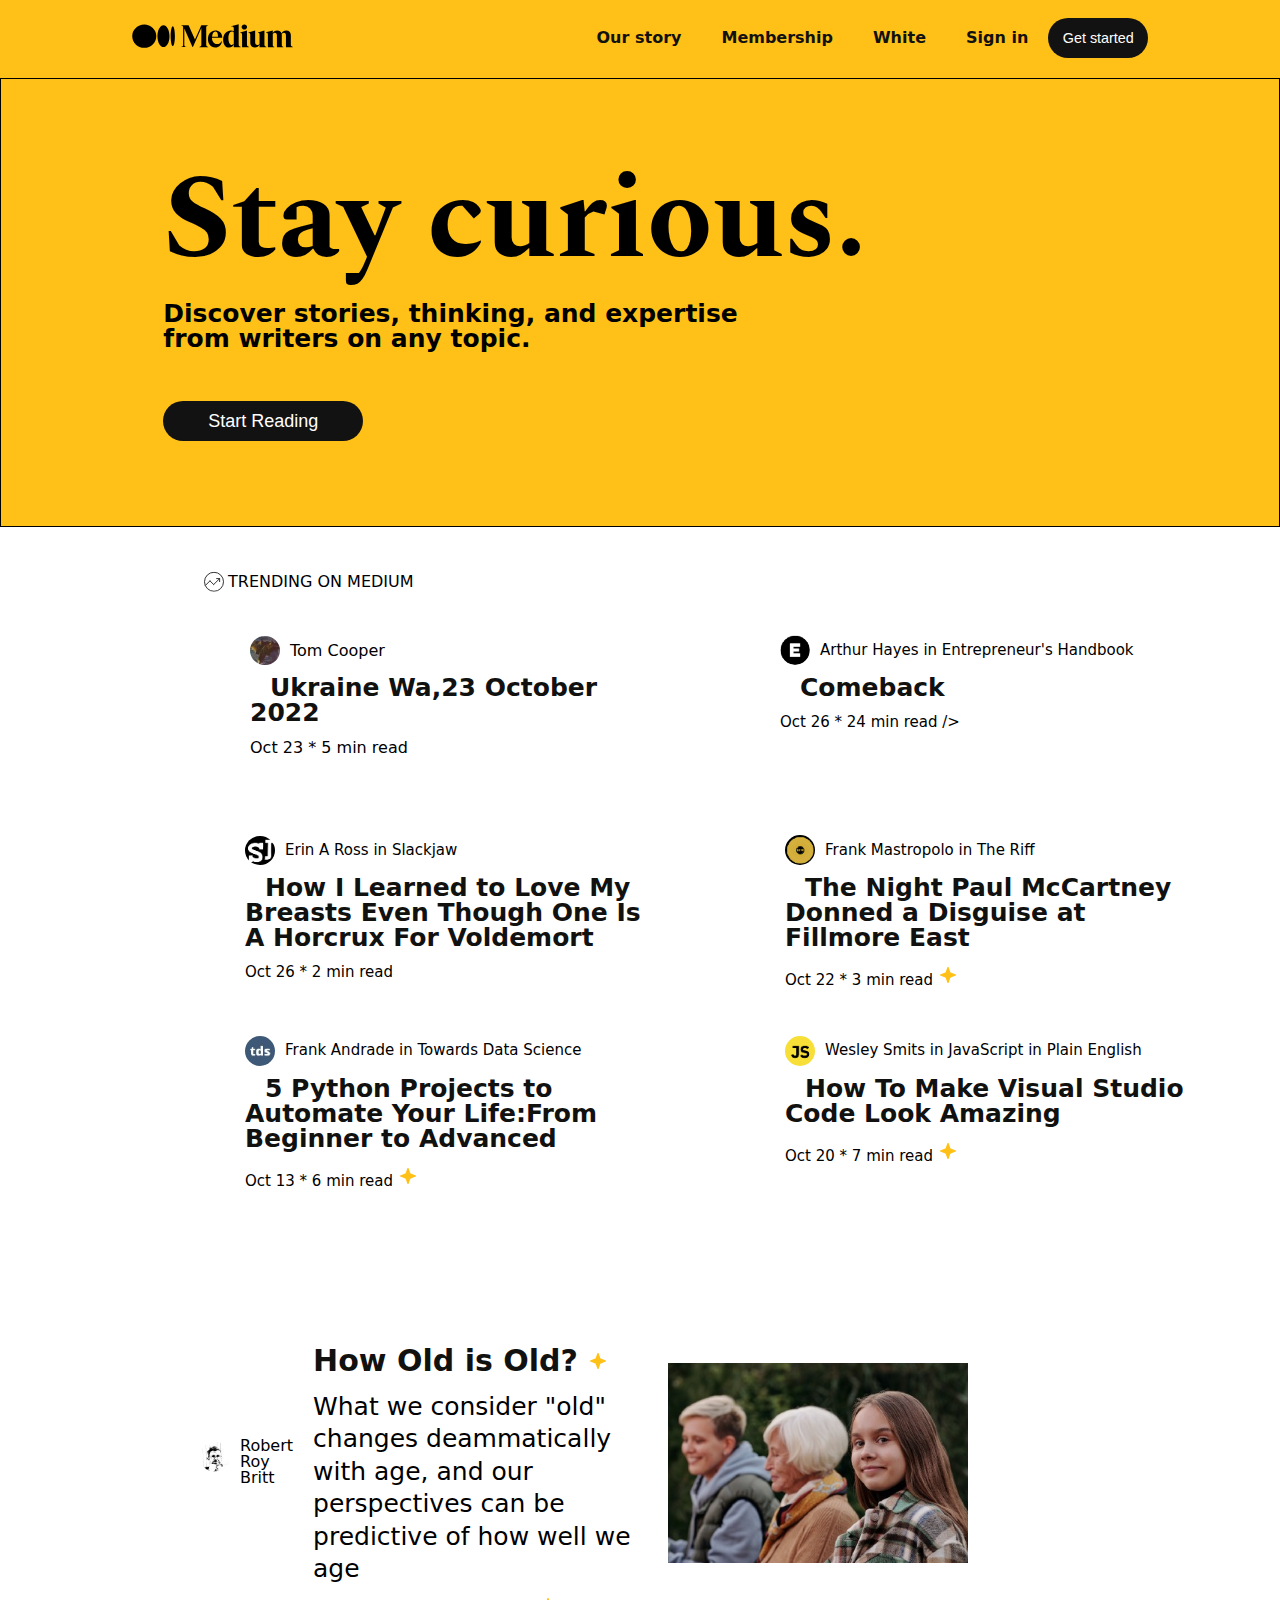
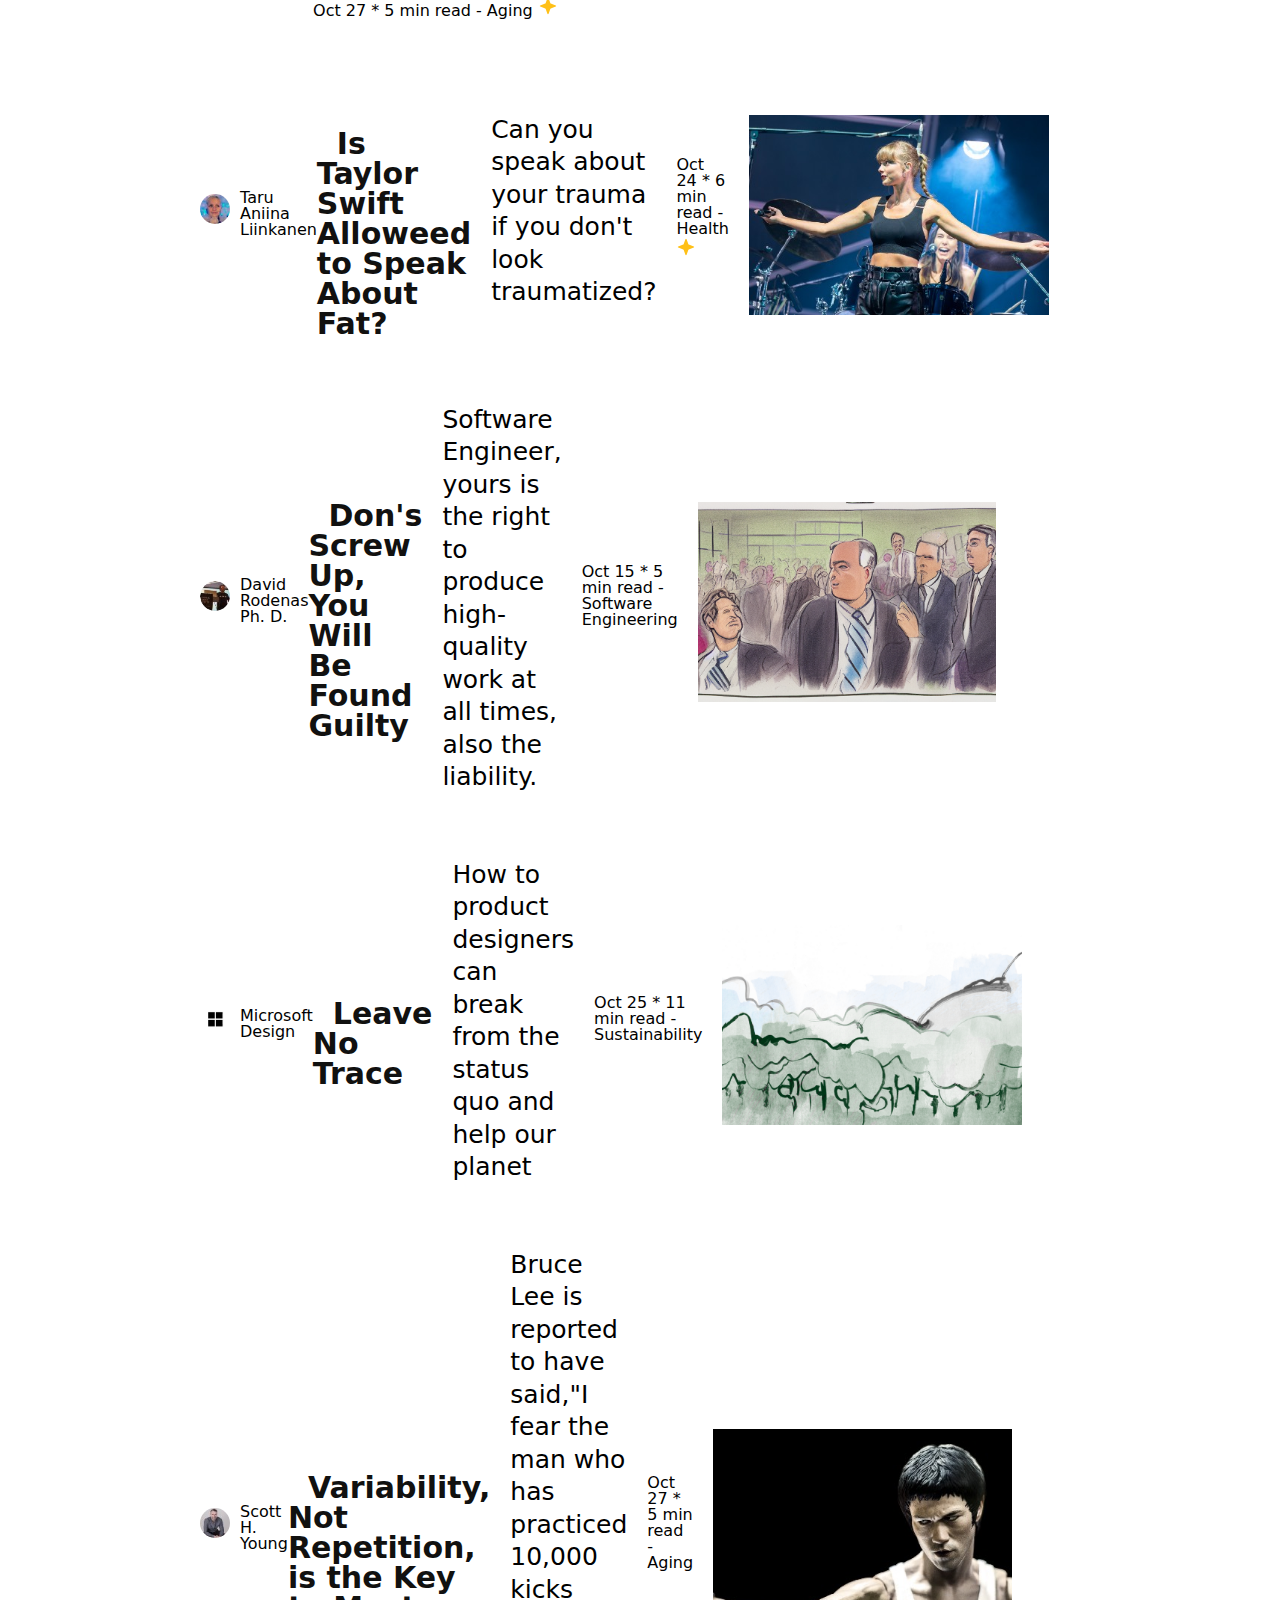
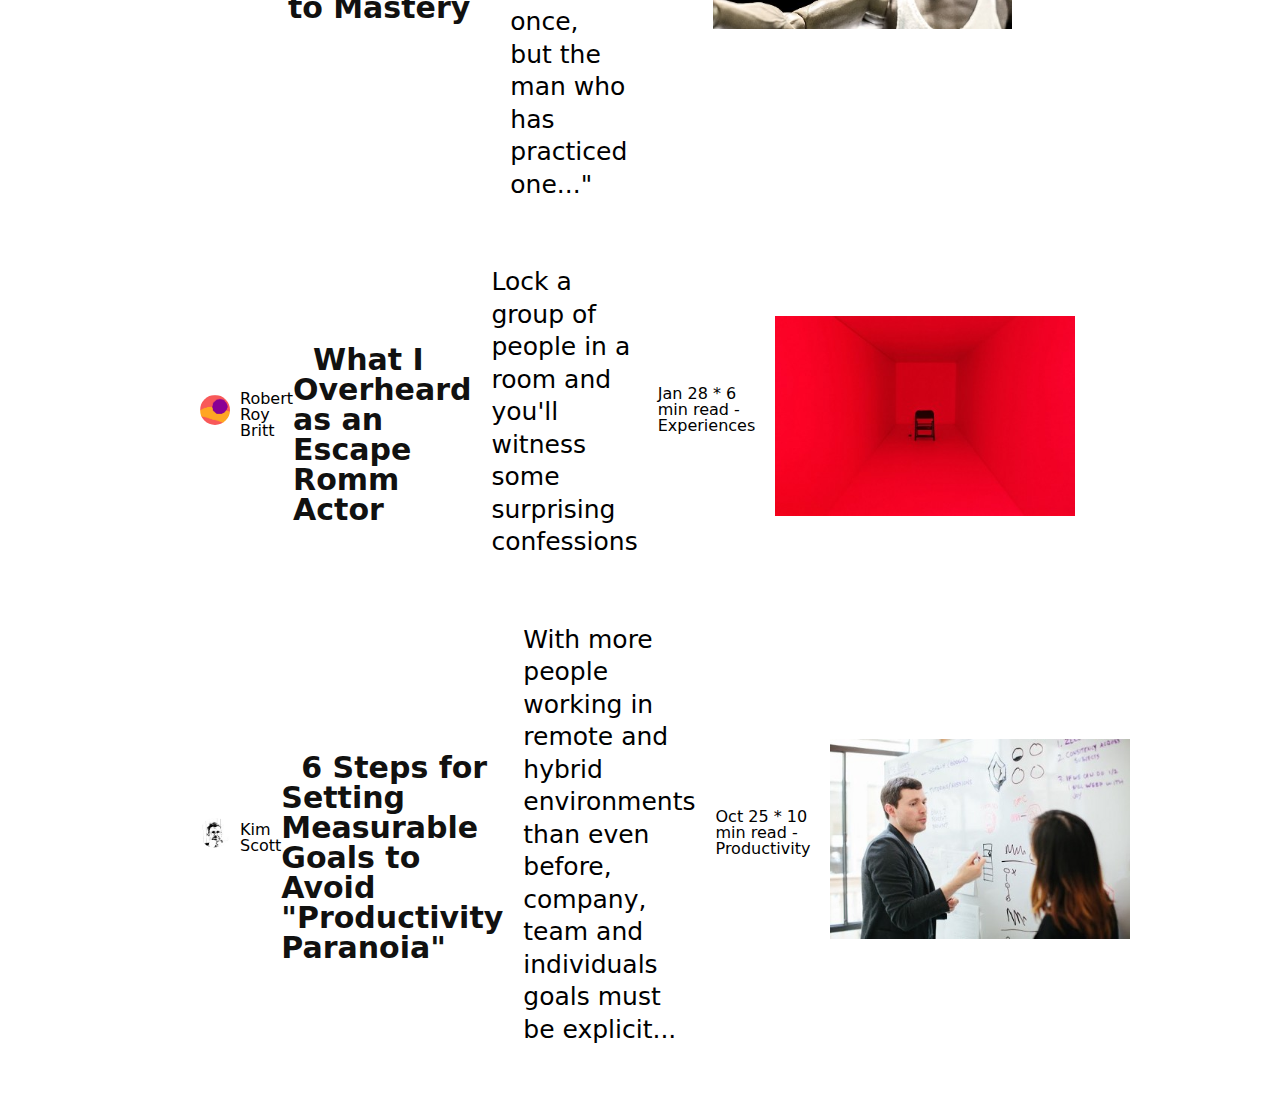
<file: base_di_partenza/U2-W1-D5.html>
<!DOCTYPE html>
<html lang="en">
  <head>
    <meta charset="UTF-8" />
    <meta name="viewport" content="width=device-width, initial-scale=1.0" />
    <title>Medium Replica</title>
    <link rel="stylesheet" href="./assets/css/reset.css" />
    <link rel="stylesheet" href="./assets/css/Style.css" />
  </head>
  <body>
    <header>
      <div class="fixed">
        <nav>
          <div><img src="./assets/imgs/svg/logo.svg" alt="" /></div>
          <div>
            <ul>
              <li><a href="">Our story</a></li>
              <li><a href="">Membership</a></li>
              <li><a href="">White</a></li>
              <li><a href="">Sign in</a></li>
              <li><button>Get started</button></li>
            </ul>
          </div>
        </nav>
      </div>

      <!-- --------------------------------------------------- -->

      <div class="head-container">
        <div class="box-titolo">
          <h1>Stay curious.</h1>
          <p class="sub-h1">
            Discover stories, thinking, and expertise <br />
            from writers on any topic.
          </p>
          <button>Start Reading</button>
        </div>
        <div class="box-m"></div>
      </div>
    </header>

    <main>
      <section>
        <div class="trend">
          <img
            src="./assets/imgs/svg/trending.svg"
            alt="trending icon"
          />TRENDING ON MEDIUM
        </div>
        <article id="banner-cont">
          <div class="banner-1">
            <div class="mini-img">
              <img src="./assets/imgs/image01.jpeg" alt="image" />
              <p>Tom Cooper</p>
            </div>
            <h2>
              <a href="">Ukraine Wa,23 October 2022</a>
            </h2>
            <p>Oct 23 * 5 min read</p>
          </div>
          <div class="banner-2">
            <div class="mini-img">
              <img src="./assets/imgs/image02.png" alt="image" />
              <p>Arthur Hayes in Entrepreneur's Handbook</p>
            </div>
            <h2><a href="" class="click-article">Comeback</a></h2>
            <p>Oct 26 * 24 min read /></p>
          </div>
          <div class="banner-3">
            <div class="mini-img">
              <img src="./assets/imgs/image03.jpeg" />
              <p>Erin A Ross in Slackjaw</p>
            </div>
            <h2>
              <a href=""
                >How I Learned to Love My Breasts Even Though One Is A Horcrux
                For Voldemort</a
              >
            </h2>
            <p>Oct 26 * 2 min read</p>
          </div>
          <div class="banner-4">
            <div class="mini-img">
              <img src="./assets/imgs/image04.png" alt="image" />
              <p>Frank Mastropolo in The Riff</p>
            </div>
            <h2>
              <a href=""
                >The Night Paul McCartney Donned a Disguise at Fillmore East</a
              >
            </h2>
            <p>
              Oct 22 * 3 min read
              <img src="./assets/imgs/svg/star.svg" alt="" />
            </p>
          </div>
          <div class="banner-5">
            <div class="mini-img">
              <img src="./assets/imgs/image05.jpeg" alt="image" />

              <p>Frank Andrade in Towards Data Science</p>
            </div>
            <h2>
              <a href=""
                >5 Python Projects to Automate Your Life:From Beginner to
                Advanced</a
              >
            </h2>
            <p>
              Oct 13 * 6 min read
              <img src="./assets/imgs/svg/star.svg" alt="" />
            </p>
          </div>
          <div class="banner-6">
            <div class="mini-img">
              <img src="./assets/imgs/image06.png" alt="image" />
              <p>Wesley Smits in JavaScript in Plain English</p>
            </div>
            <h2>
              <a href="">How To Make Visual Studio Code Look Amazing</a>
            </h2>
            <p>
              Oct 20 * 7 min read
              <img src="./assets/imgs/svg/star.svg" alt="" />
            </p>
          </div>
        </article>

        <article class="news-cont">
          <div class="news">
            <div class="mini-img">
              <img src="./assets/imgs/image07.jpeg" alt="image" />
              <p>Robert Roy Britt</p>
            </div>
            <div class="content">
              <h3>
                <a href=""
                  >How Old is Old? <img src="./assets/imgs/svg/star.svg" alt=""
                /></a>
              </h3>
              <h4>
                What we consider "old" changes deammatically with age, and our
                perspectives can be predictive of how well we age
              </h4>
              <p>
                Oct 27 * 5 min read - Aging
                <img src="./assets/imgs/svg/star.svg" alt="" />
              </p>
            </div>
            <div><img id="Old" src="./assets/imgs/image08.jpeg" alt="" /></div>
          </div>
          <div class="news">
            <div class="mini-img">
              <img src="./assets/imgs/image09.jpeg" alt="image" />
              <p>Taru Aniina Liinkanen</p>
            </div>
            <h3>
              <a href="">Is Taylor Swift Alloweed to Speak About Fat?</a>
            </h3>
            <h4>
              Can you speak about your trauma if you don't look traumatized?
            </h4>
            <p>
              Oct 24 * 6 min read - Health
              <img src="./assets/imgs/svg/star.svg" alt="" />
            </p>
            <div><img id="Old" src="./assets/imgs/image10.jpeg" alt="" /></div>
          </div>

          <div class="news">
            <div class="mini-img">
              <img src="./assets/imgs/image11.jpeg" alt="image" />
              <p>David Rodenas Ph. D.</p>
            </div>
            <h3>
              <a href="">Don's Screw Up, You Will Be Found Guilty</a>
            </h3>
            <h4>
              Software Engineer, yours is the right to produce high-quality work
              at all times, also the liability.
            </h4>
            <p>Oct 15 * 5 min read - Software Engineering</p>
            <div><img id="Old" src="./assets/imgs/image12.png" alt="" /></div>
          </div>
          <div class="divvone">
            <div class="news">
              <div class="mini-img">
                <img src="./assets/imgs/image13.png" alt="image" />
                <p>Microsoft Design</p>
              </div>
              <h3>
                <a href="">Leave No Trace</a>
              </h3>
              <h4>
                How to product designers can break from the status quo and help
                our planet
              </h4>
              <p>Oct 25 * 11 min read - Sustainability</p>
              <div><img id="Old" src="./assets/imgs/image14.png" alt="" /></div>
            </div>

            <div class="news">
              <div class="mini-img">
                <img src="./assets/imgs/image15.jpeg" alt="image" />
                <p>Scott H. Young</p>
              </div>
              <h3>
                <a href=""
                  >Variability, Not Repetition, is the Key to Mastery</a
                >
              </h3>
              <h4>
                Bruce Lee is reported to have said,"I fear the man who has
                practiced 10,000 kicks once, but the man who has practiced
                one..."
              </h4>
              <p>Oct 27 * 5 min read - Aging</p>
              <div><img id="Old" src="./assets/imgs/image16.jpg" alt="" /></div>
            </div>

            <div class="news">
              <div class="mini-img">
                <img src="./assets/imgs/image17.png" alt="image" />
                <p>Robert Roy Britt</p>
              </div>
              <h3>
                <a href="">What I Overheard as an Escape Romm Actor</a>
              </h3>
              <h4>
                Lock a group of people in a room and you'll witness some
                surprising confessions
              </h4>
              <p>Jan 28 * 6 min read - Experiences</p>
              <div>
                <img id="Old" src="./assets/imgs/image18.jpeg" alt="" />
              </div>
            </div>

            <div class="news">
              <div class="mini-img">
                <img src="./assets/imgs/image07.jpeg" alt="image" />
                <p>Kim Scott</p>
              </div>
              <h3>
                <a href=""
                  >6 Steps for Setting Measurable Goals to Avoid "Productivity
                  Paranoia"</a
                >
              </h3>
              <h4>
                With more people working in remote and hybrid environments than
                even before, company, team and individuals goals must be
                explicit...
              </h4>
              <p>Oct 25 * 10 min read - Productivity</p>
              <div><img id="Old" src="./assets/imgs/image20.jpg" alt="" /></div>
            </div>
          </div>
        </article>
      </section>
    </main>
  </body>
</html>
</file>
<file: base_di_partenza/assets/css/Style.css>
@import url('https://fonts.googleapis.com/css2?family=Open+Sans:ital,wght@0,400;0,700;1,300&family=Poppins:ital,wght@0,300;0,700;1,900&family=Roboto:ital,wght@0,500;0,700;1,100;1,300&display=swap');
@import url('https://fonts.googleapis.com/css2?family=Open+Sans:ital,wght@0,400;0,700;1,300&family=Poppins:ital,wght@0,300;0,700;1,900&family=Roboto:ital,wght@0,500;0,700;1,100;1,300&family=Spectral:wght@500&display=swap');
body {
  font-family: system-ui, -apple-system, BlinkMacSystemFont, 'Segoe UI', Roboto,
    Oxygen, Ubuntu, Cantarell, 'Open Sans', 'Helvetica Neue', sans-serif;
}
header {
  position: relative;
  background-color: #ffc017;
}

nav {
  align-items: center;
  border: solid 1px rgb(0, 0, 0);
  height: 80px;
  width: 100%;
  background-color: #ffc017;
  z-index: 5;
  position: fixed;
}
.fixed {
  height: 75px;
  padding: 0 5em;
  display: flex;
  flex-direction: row;
  justify-content: space-around;
  align-items: center;
}
nav,
ul,
li {
  list-style-type: none;
  text-align: center;
  display: flex;
  flex-direction: row;
  justify-content: space-around;
}
li,
a {
  font-weight: bold;
  color: rgb(17, 17, 16);
  text-decoration: none;
  list-style-type: none;
  align-items: center;
  margin-left: 20px;
}
/* ----------------------------------------------------- */
button {
  font-size: 0.9em;
  height: 40px;
  width: 100px;
  color: white;
  background-color: rgb(19, 18, 18);
  border: none;
  border-radius: 20px;
}
button,
#start {
  font-size: 0.9em;
  height: 40px;
  width: 100px;
  color: white;
  background-color: rgb(19, 18, 18);
  border: none;
  border-radius: 20px;
}
.box-titolo button {
  margin-top: 50px;
  width: 200px;
  text-align: center;
  height: 40px;
  font-size: 18px;
}
/* -------------------------------------------------------- */
/* nav{position: fixed;} */
h1 {
  font-family: 'Spectral', serif;
  margin-bottom: 20px;
  font-size: 120px;
}
h2 {
  margin-top: 5px;
  font-size: 25px;
}
.box-titolo,
.sub-h1 {
  font-weight: bold;
  font-size: 25px;
}
.head-container {
  padding-left: 25px;
  height: 450px;
  border: solid 1px rgb(0, 0, 0);
  display: flex;
  justify-content: center;
  justify-content: space-around;
  align-items: center;
}

/* ------------------------------------- */
.trend {
  margin-right: 200px;
  padding-left: 200px;
  display: flex;
  align-items: center;
  margin-top: 40px;
}
.mini-img {
  gap: 10px;
  margin-bottom: -10px;
  align-items: center;
  display: flex;
}
.mini-img img {
  width: 30px;
  border-radius: 50%;
}
/* ====================================================== */
#banner-cont {
  margin-left: 200px;
  display: flex;
  flex-wrap: wrap;
  justify-content: space-around;
  align-items: baseline;
}

.banner-1 {
  font-size: 1em;
  margin-right: 30px;
  height: 200px;
  width: 400px;
  gap: 15px;
  display: flex;
  flex-direction: column;
  justify-content: center;
}

.banner-2 {
  font-size: 15px;
  margin-right: 50px;
  height: 200px;
  width: 400px;
  display: flex;
  flex-direction: column;
  align-items: start;
  gap: 15px;
}

.banner-3 {
  font-size: 15px;
  margin-right: 50px;
  height: 200px;
  width: 400px;
  display: flex;
  flex-direction: column;
  align-items: start;
  gap: 15px;
}
.banner-4 {
  font-size: 15px;
  margin-right: 50px;
  height: 200px;
  width: 400px;
  display: flex;
  flex-direction: column;
  align-items: start;
  gap: 15px;
}
.banner-5 {
  font-size: 15px;
  margin-right: 50px;
  height: 200px;
  width: 400px;
  display: flex;
  flex-direction: column;
  align-items: start;
  gap: 15px;
}
.banner-6 {
  margin-bottom: 50px;
  font-size: 15px;
  margin-right: 50px;
  height: 200px;
  width: 400px;
  display: flex;
  flex-direction: column;
  align-items: start;
  gap: 15px;
}
/* ================================================ */
h3 {
  font-size: 30px;
}
h4 {
  font-size: 25px;
}
.news-cont {
  width: 60%;
  margin-left: 200px;
  display: flex;
  flex-direction: column;
  justify-content: center;
}

.news {
  margin-bottom: 48px;
  display: flex;
  align-items: center;

  margin-bottom: 50px;
  /* display: flex;
  flex-direction: row;
  align-items: start; */
  gap: 20px;
}
.news h3 {
  margin-left: -20px;
  margin-top: 60px;
}
.news h4 {
  margin-top: 15px;
  line-height: 1.3em;
}
.news p {
  margin-top: 10px;
}
.news #Old {
  margin-top: 25px;
  height: 200px;
  /* display: flex;
  flex-direction: row; */
}

/* .news-2 {
  margin-bottom: 50px;
  display: flex;
  flex-direction: column;
  align-items: start;
  gap: 15px;
}
.news-3 {
  margin-bottom: 50px;
  display: flex;
  flex-direction: column;
  align-items: start;
  gap: 15px;
}
.news-4 {
  margin-bottom: 50px;
  display: flex;
  flex-direction: column;
  align-items: start;
  gap: 15px;
}
.news-5 {
  margin-bottom: 50px;
  display: flex;
  flex-direction: column;
  align-items: start;
  gap: 15px;
}
.news-6 {
  margin-bottom: 50px;
  display: flex;
  flex-direction: column;
  align-items: start;
  gap: 15px;
}
.news-7 {
  margin-bottom: 50px;
  display: flex;
  flex-direction: column;
  align-items: start;
  gap: 15px;
} */
/* .news-cont,
.news-1 {
  margin-bottom: 48px;
  display: flex;
  align-items: center;
  justify-content: space-between;
  margin-bottom: 50px;
  /* display: flex;
  flex-direction: row;
  align-items: start; */
/* gap: 20px; */
/* } */
/* .news-1 h3 {
  margin-left: -20px;
  margin-top: 60px;
}
.news-1 h4 {
  margin-top: 15px;
  line-height: 1.3em;
}
.news-1 p {
  margin-top: 10px;
}
.news-1 #Old {
  margin-top: 25px;
  height: 200px; */
/* display: flex;
  flex-direction: row; */
/* } */
</file>
